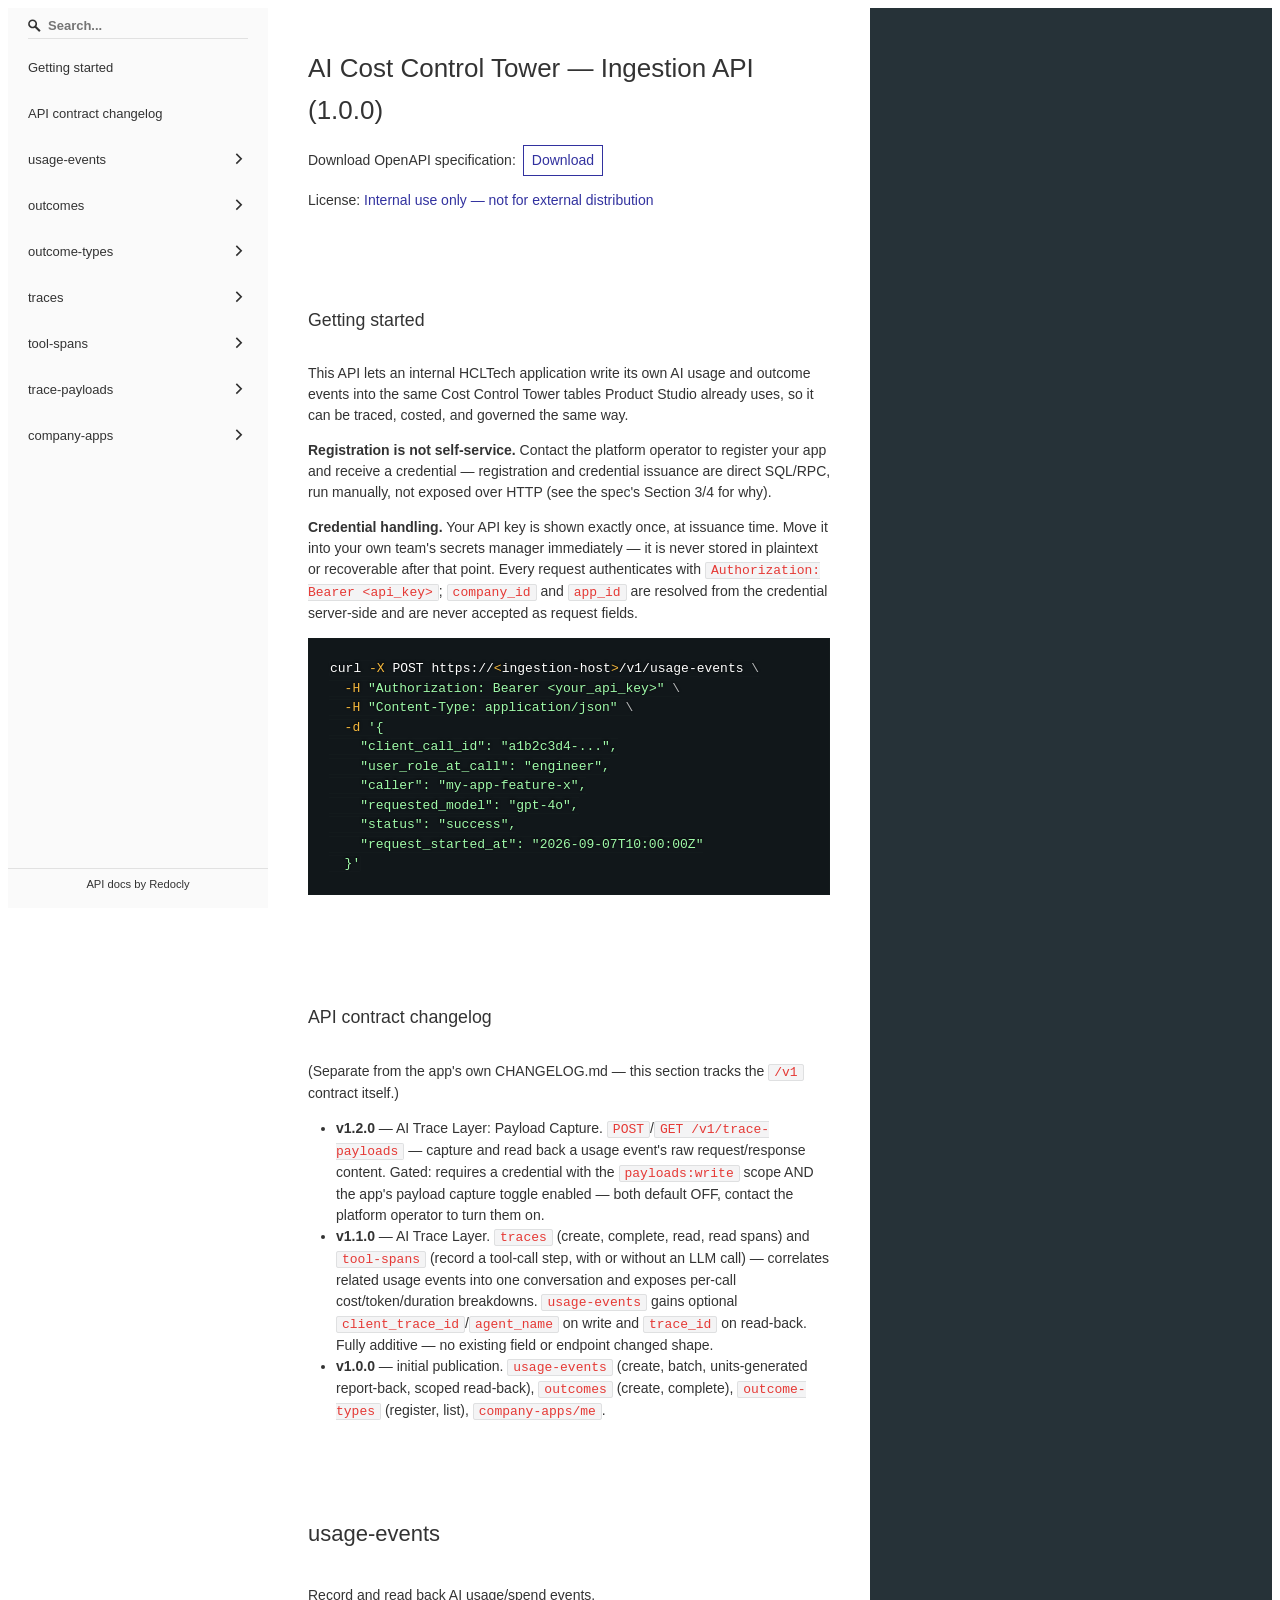
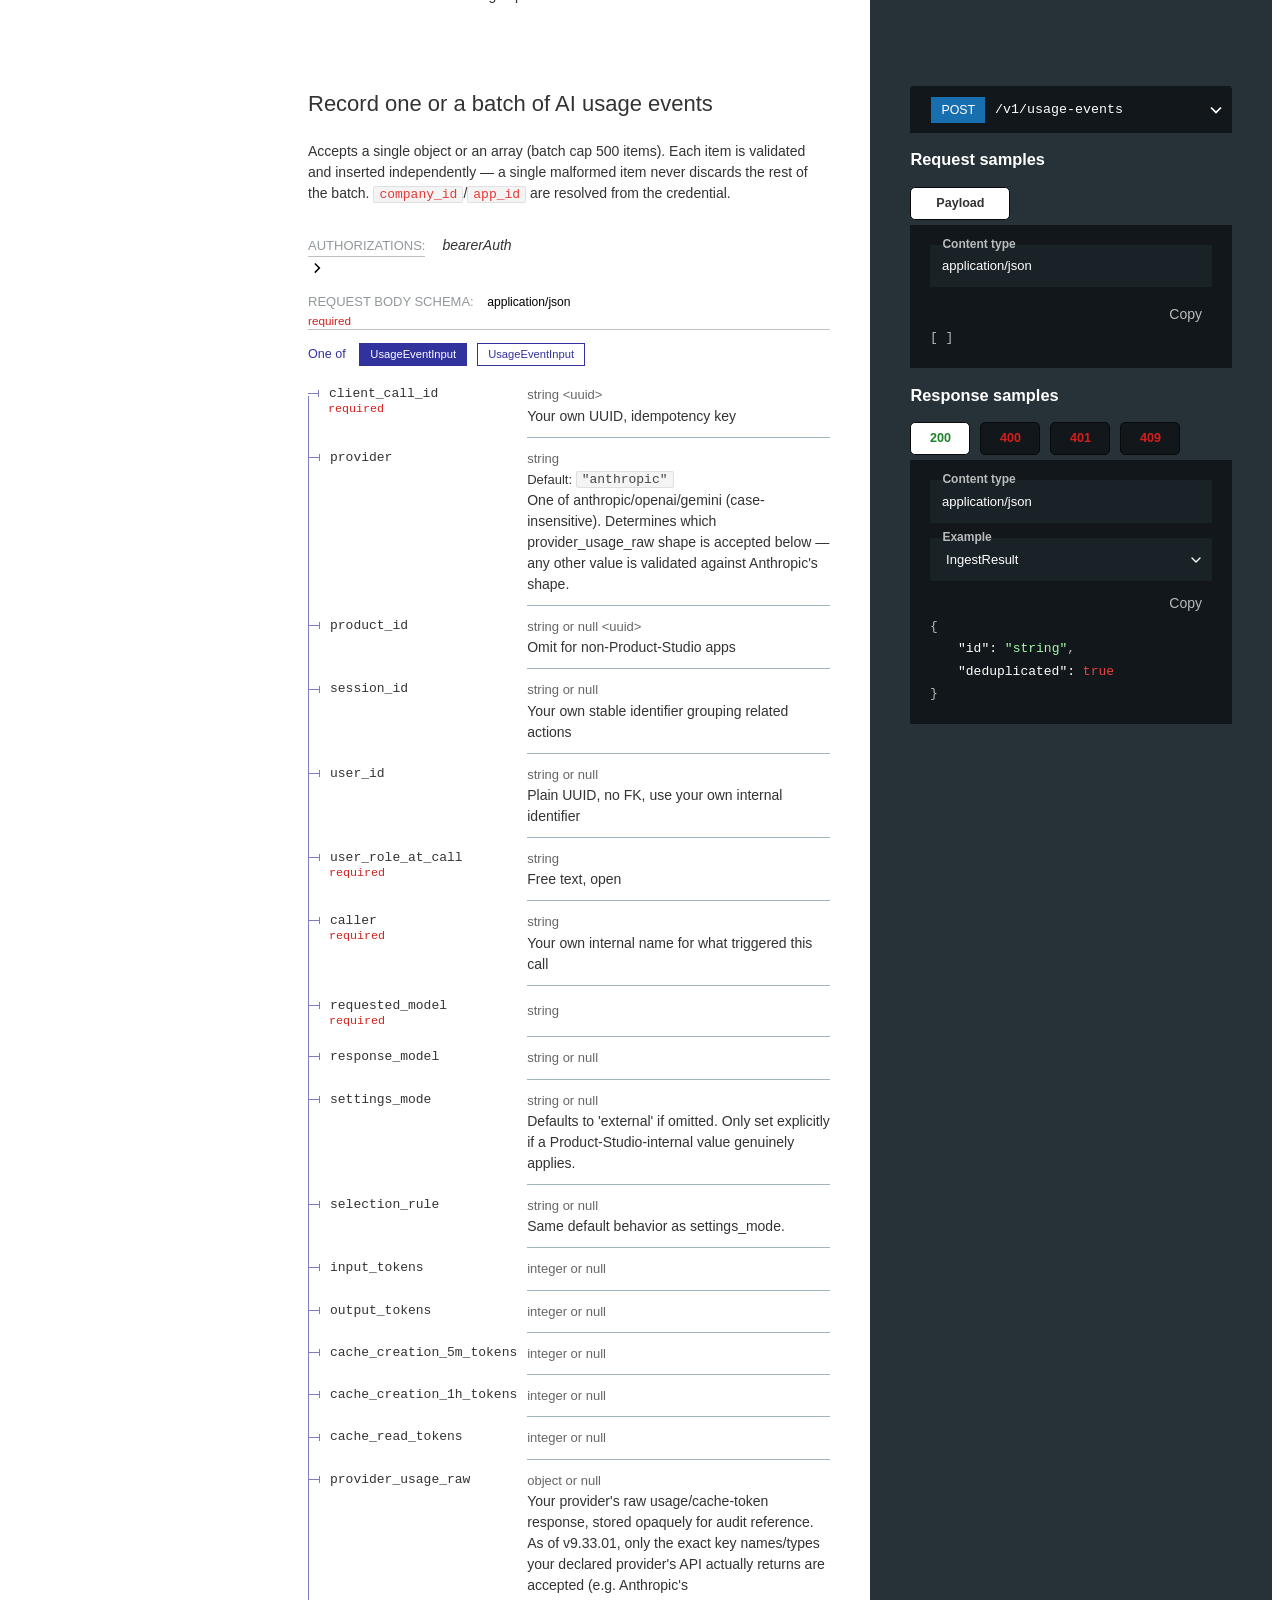
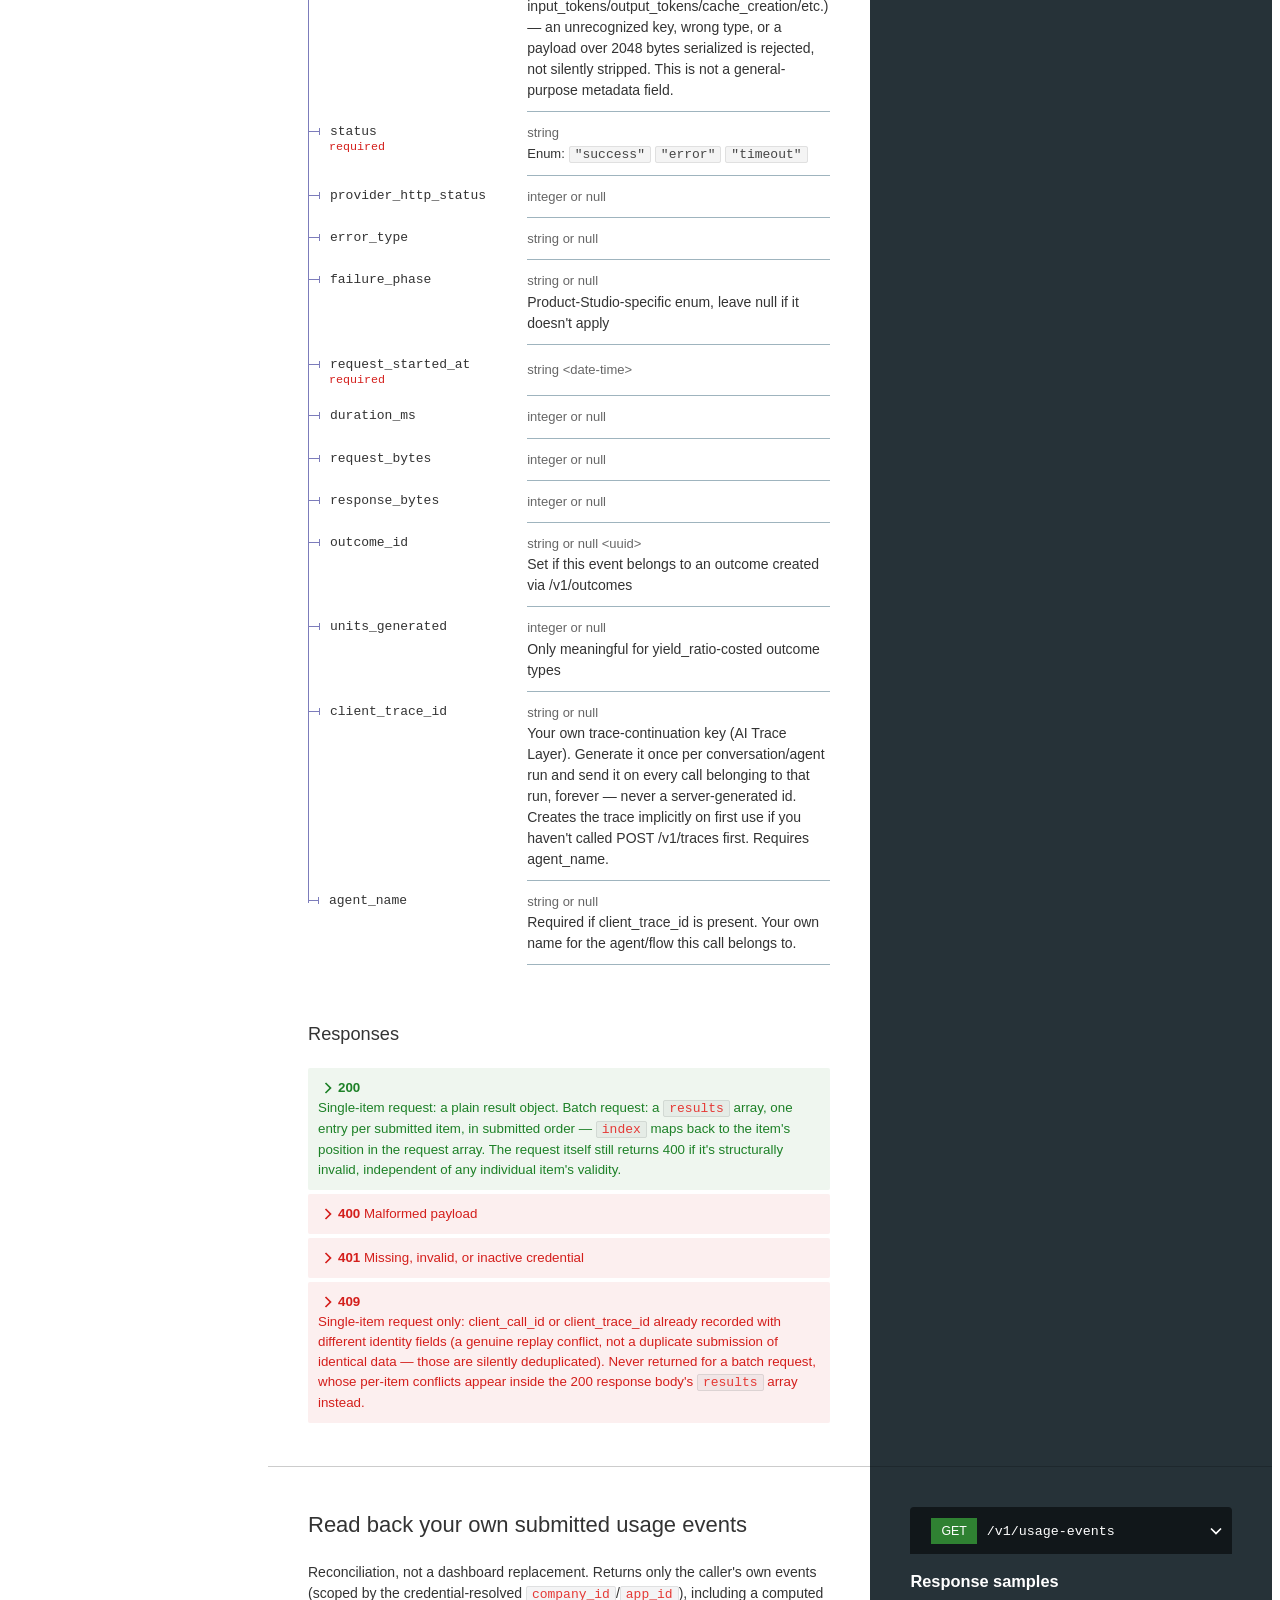
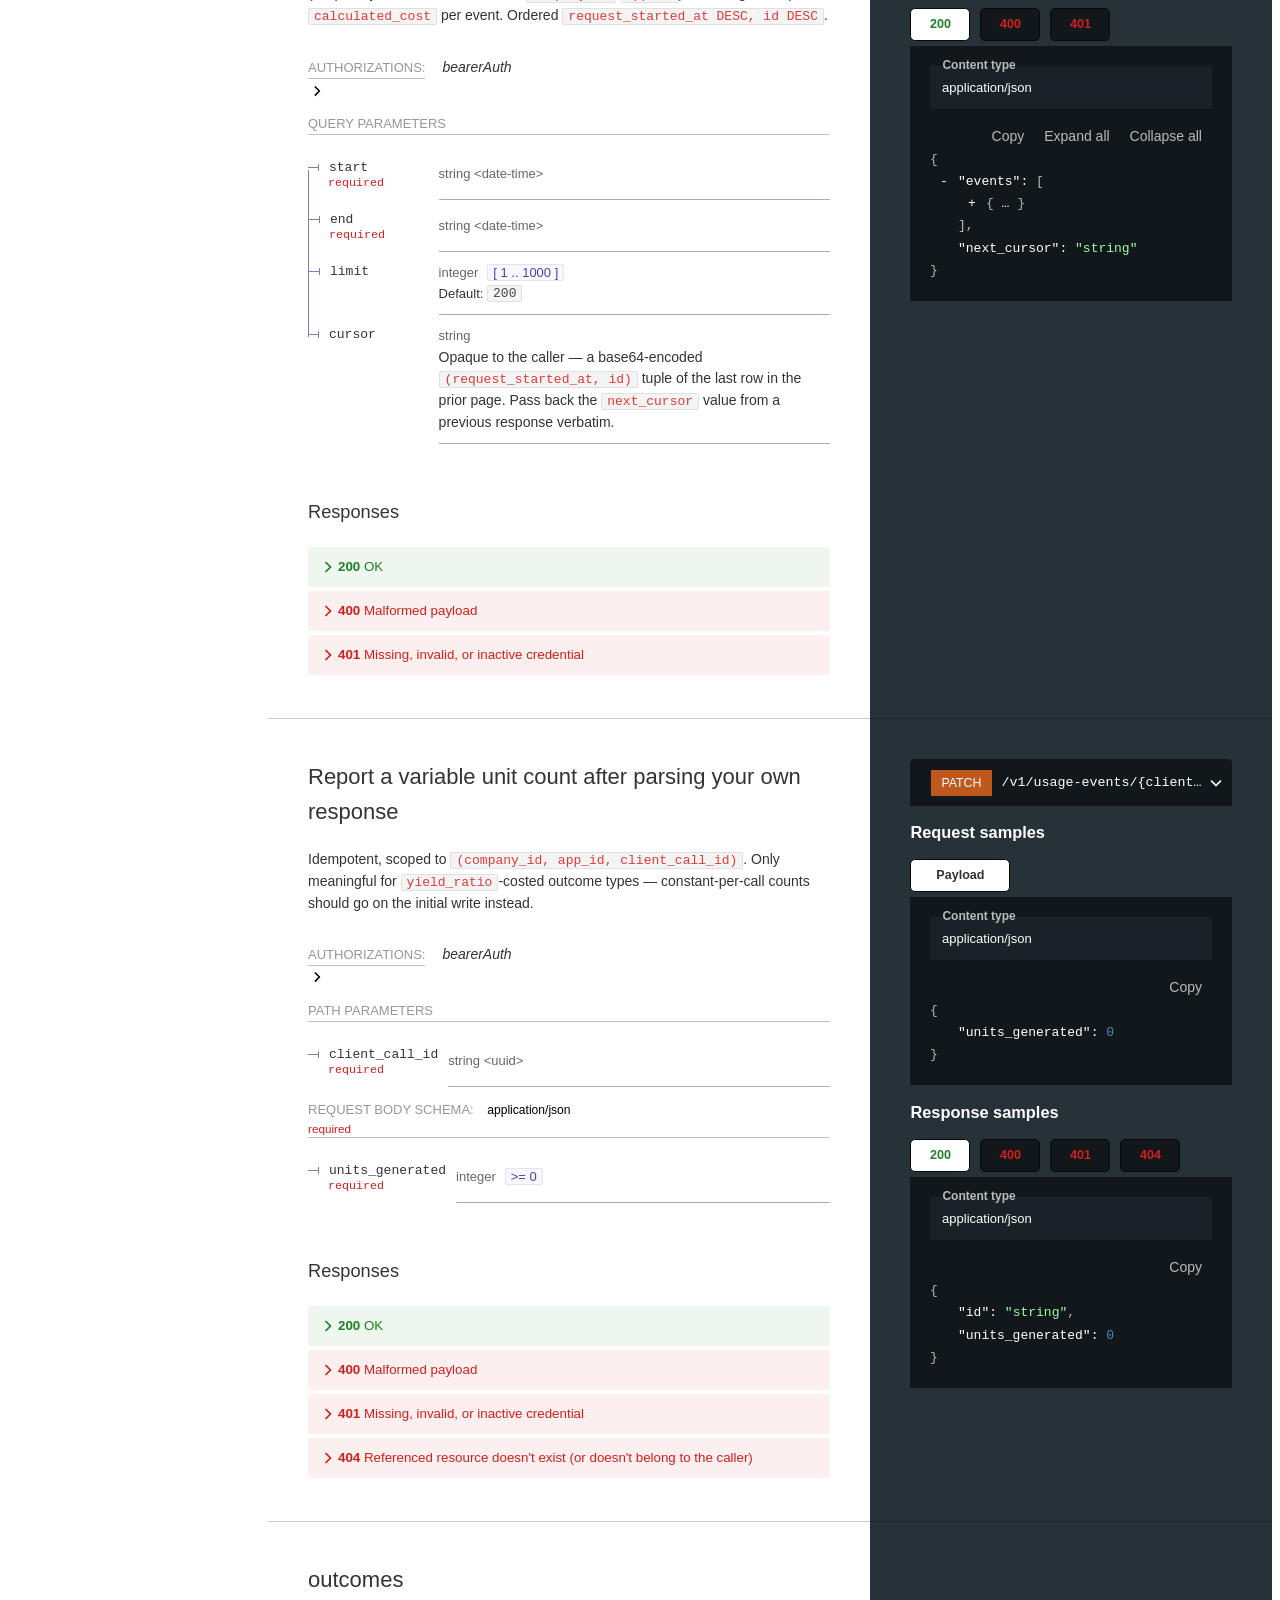
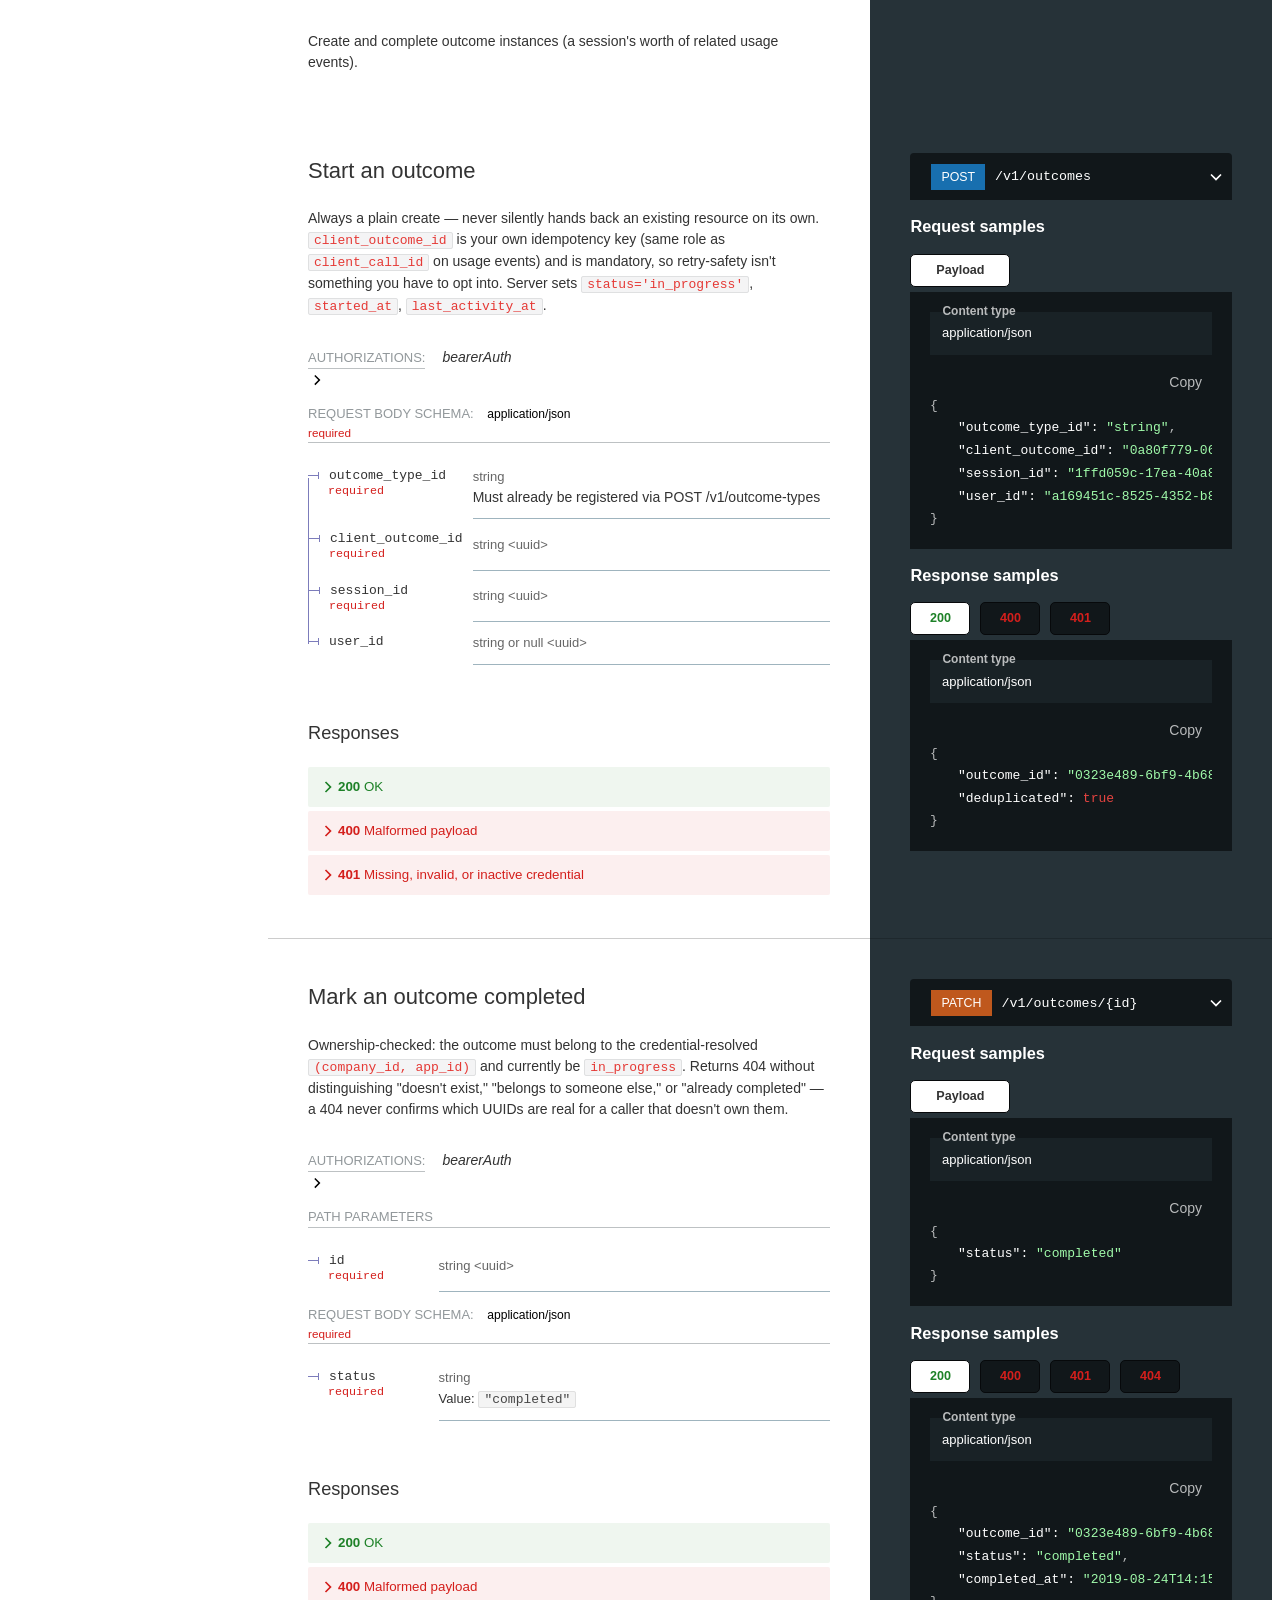
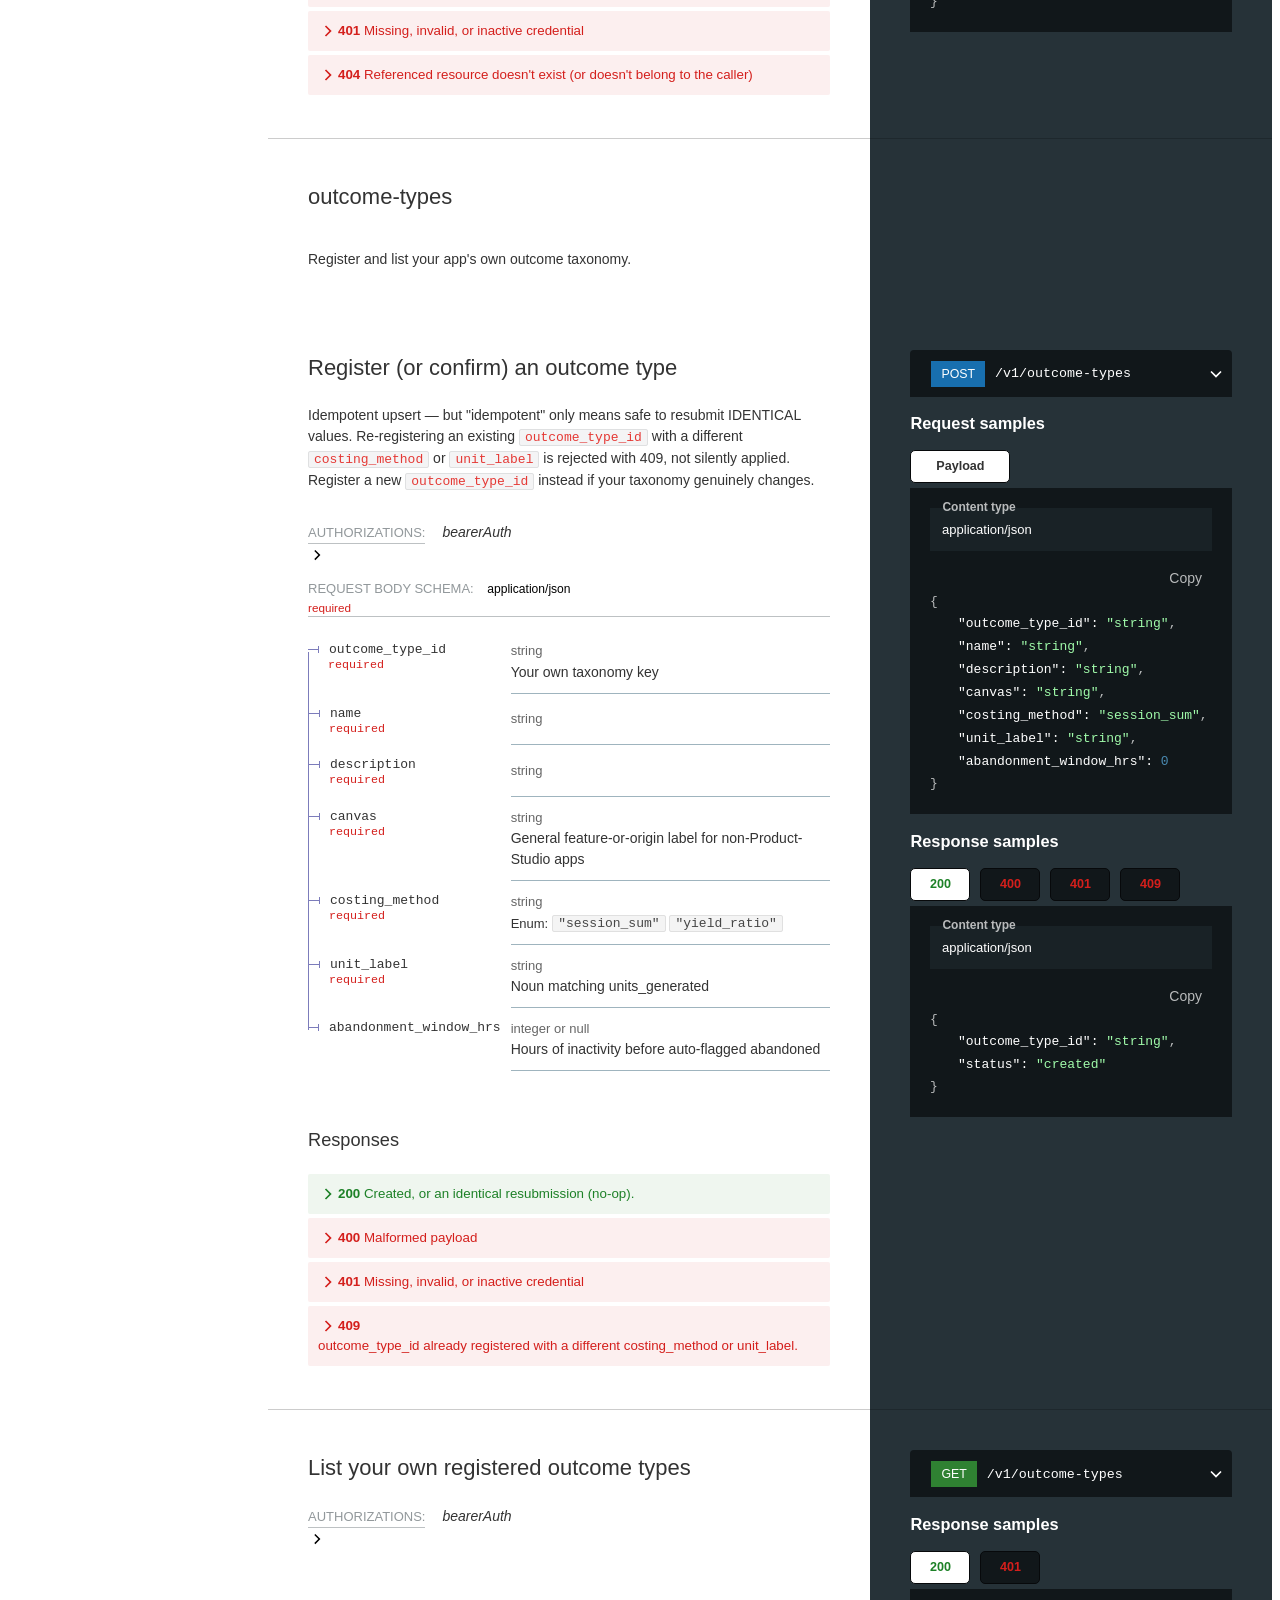
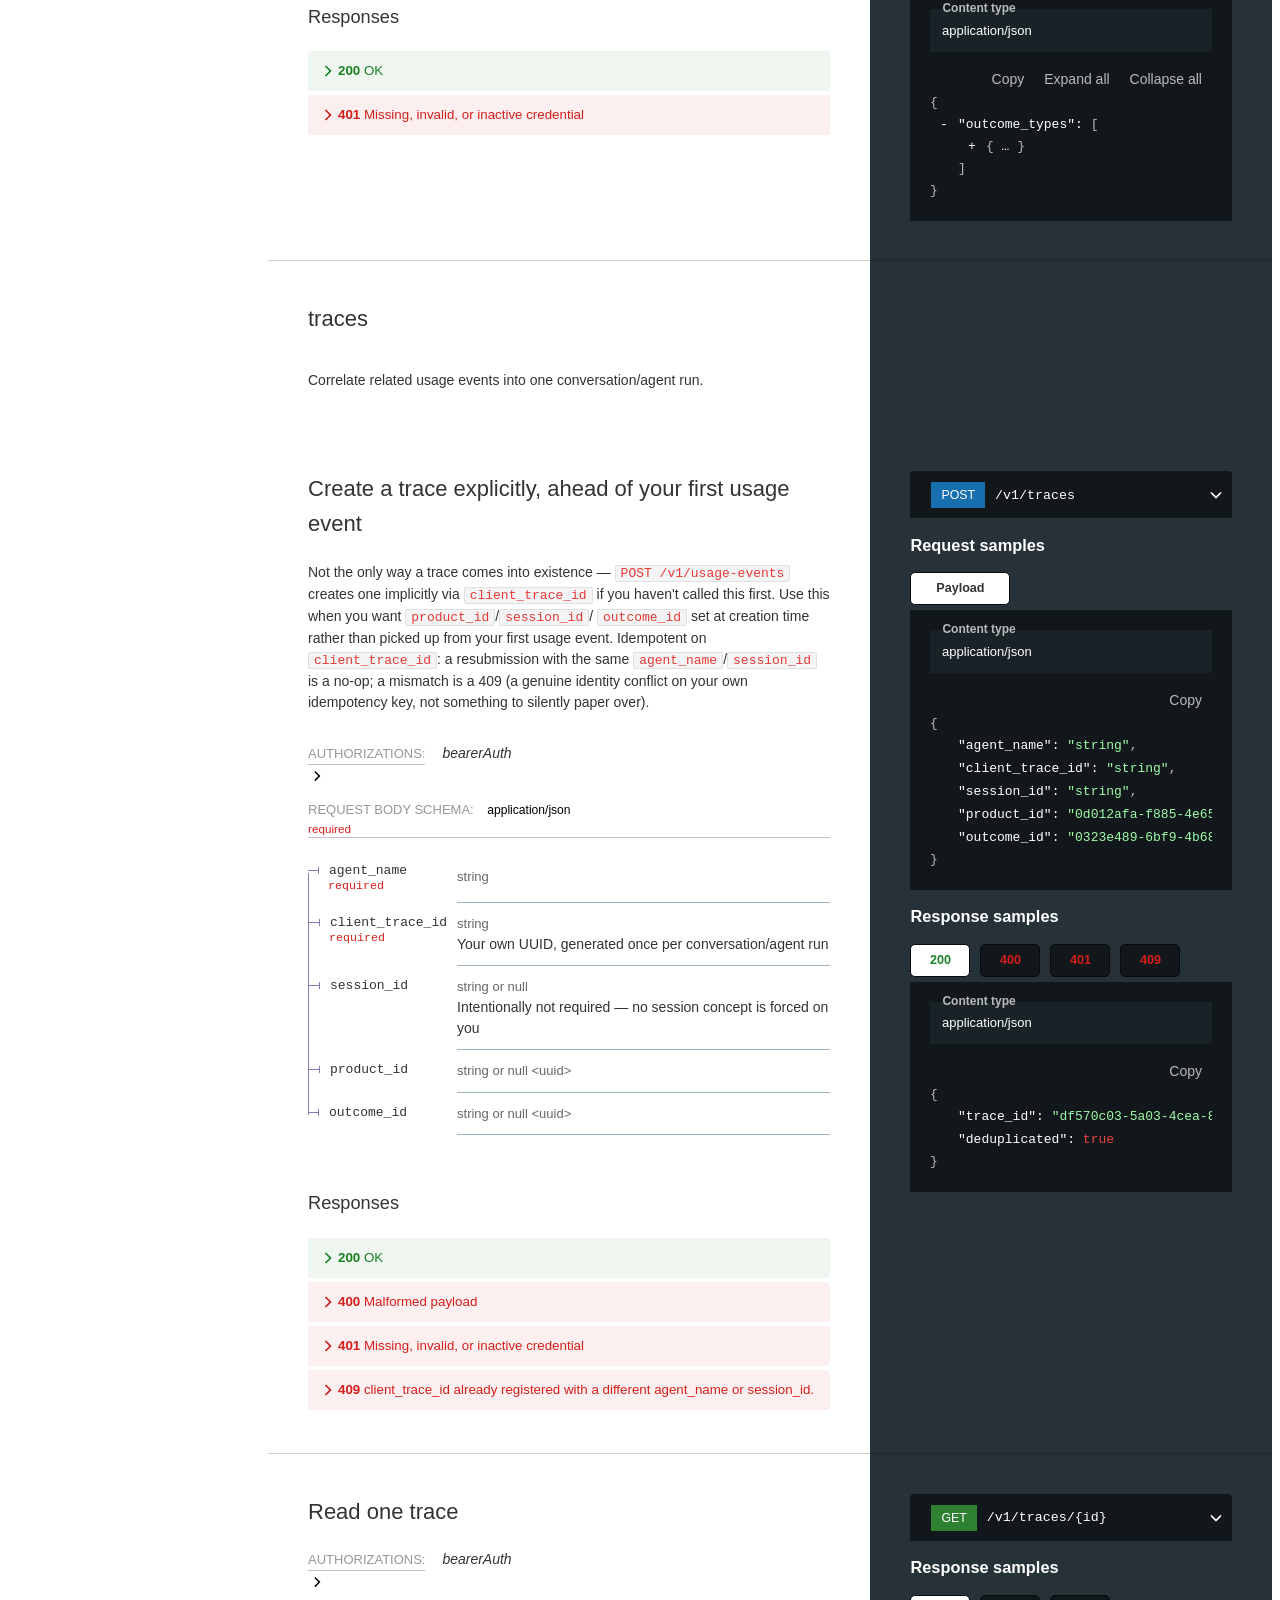
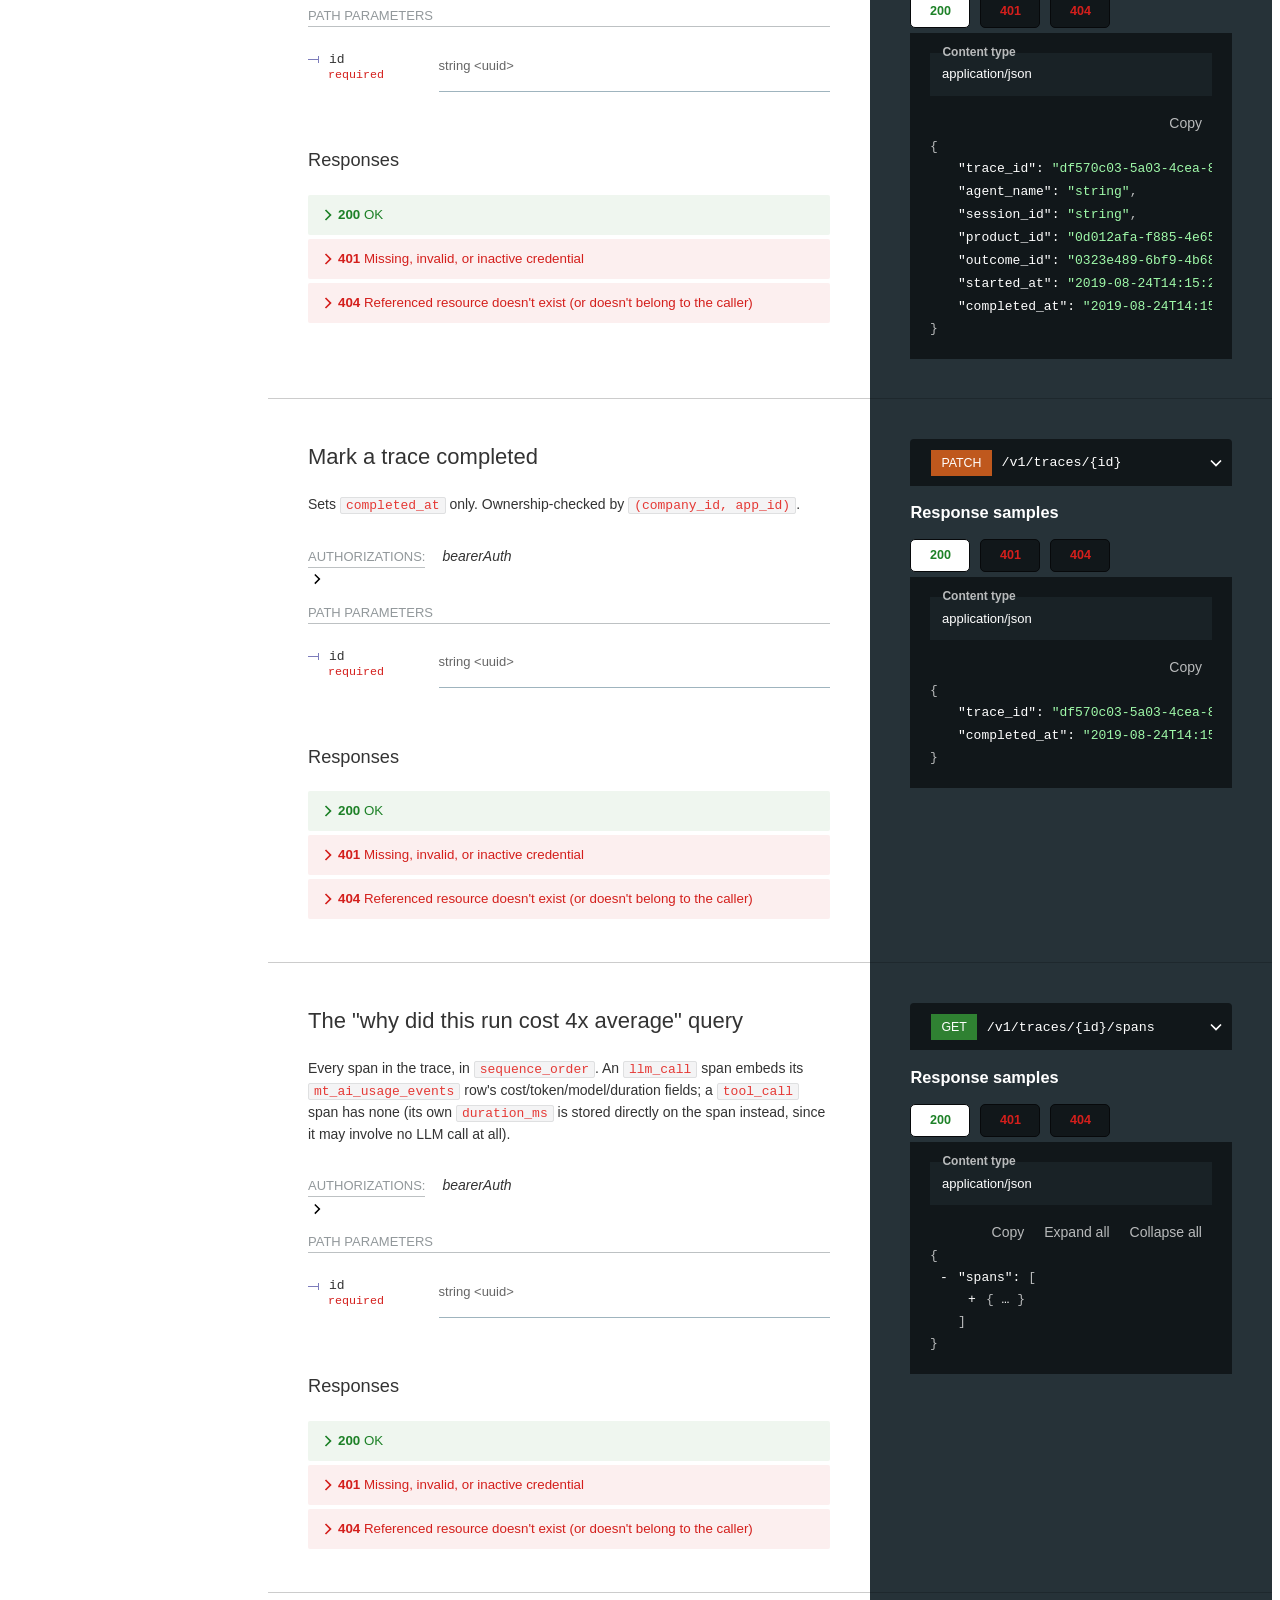
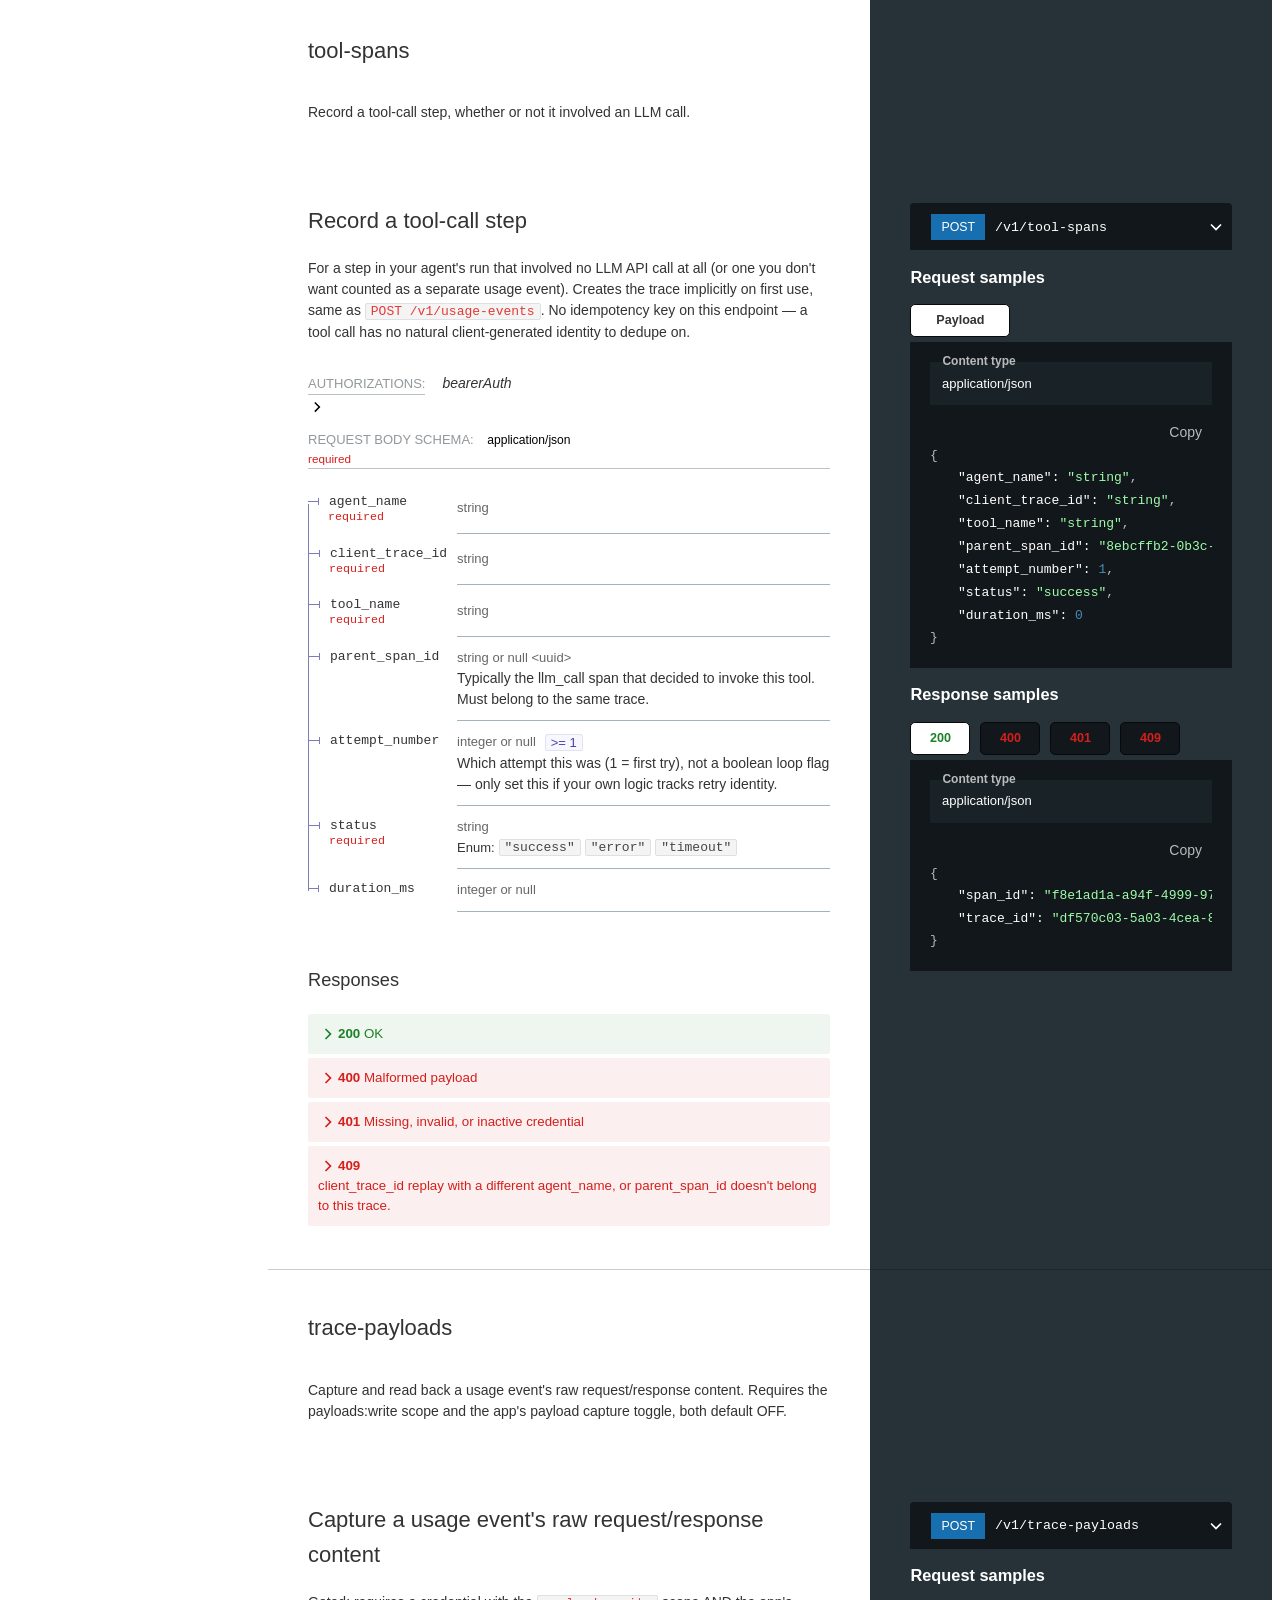
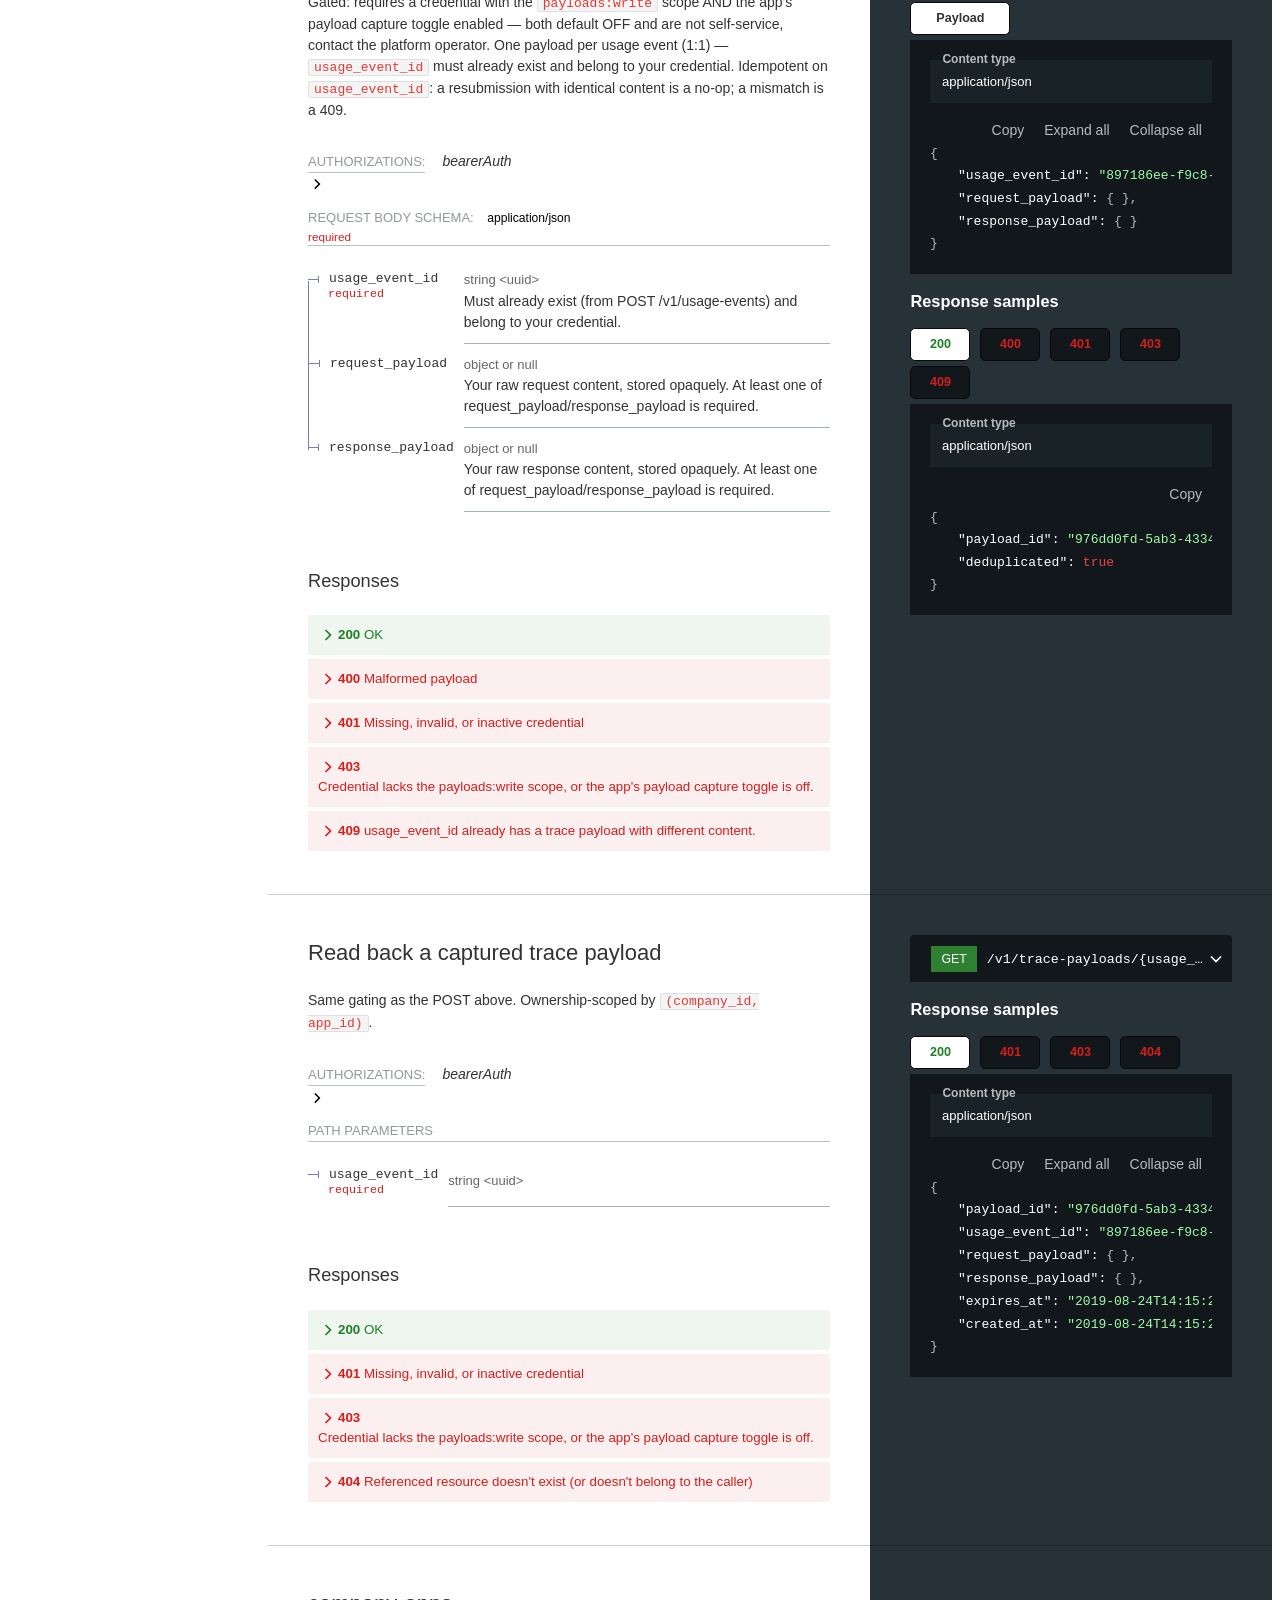
<file: proxy/openapi/docs.html>
<!doctype html>
<html>
<head>
  <title>AI Cost Control Tower — Ingestion API reference</title>
  <meta charset="utf-8">
  <meta name="viewport" content="width=device-width, initial-scale=1">
</head>
<body>
  <!-- Relative, matching the spec's literal example — correct as long as
       this page is actually reached at /docs/ (trailing slash) or by
       opening this file directly from disk, both of which resolve
       "openapi.yaml" to this file's own sibling. server.js redirects the
       bare /docs (no trailing slash, what actOpenApiDocs() opens) to
       /docs/ for exactly this reason — see that redirect's comment for
       the bug this replaced (an earlier absolute-path version that only
       worked through that one specific route and 404'd everywhere else,
       including opening this file directly). -->
  <redoc spec-url="openapi.yaml"></redoc>
  <!-- Vendored locally, not loaded from cdn.jsdelivr.net — confirmed that
       CDN is unreachable from this corporate network (TLS connect failure,
       curl exit 35), the same class of external-request interference
       already documented elsewhere in this codebase (scripts/api.js's
       Netlify-Function-blocked-on-"anthropic" history). The npm registry
       itself was reachable, so this file is the exact same
       redoc@2.5.3 bundle, pulled via `npm pack redoc` instead of the CDN.
       See redoc.standalone.js.LICENSE.txt alongside it for attribution. -->
  <script src="redoc.standalone.js"></script>
</body>
</html>
</file>
